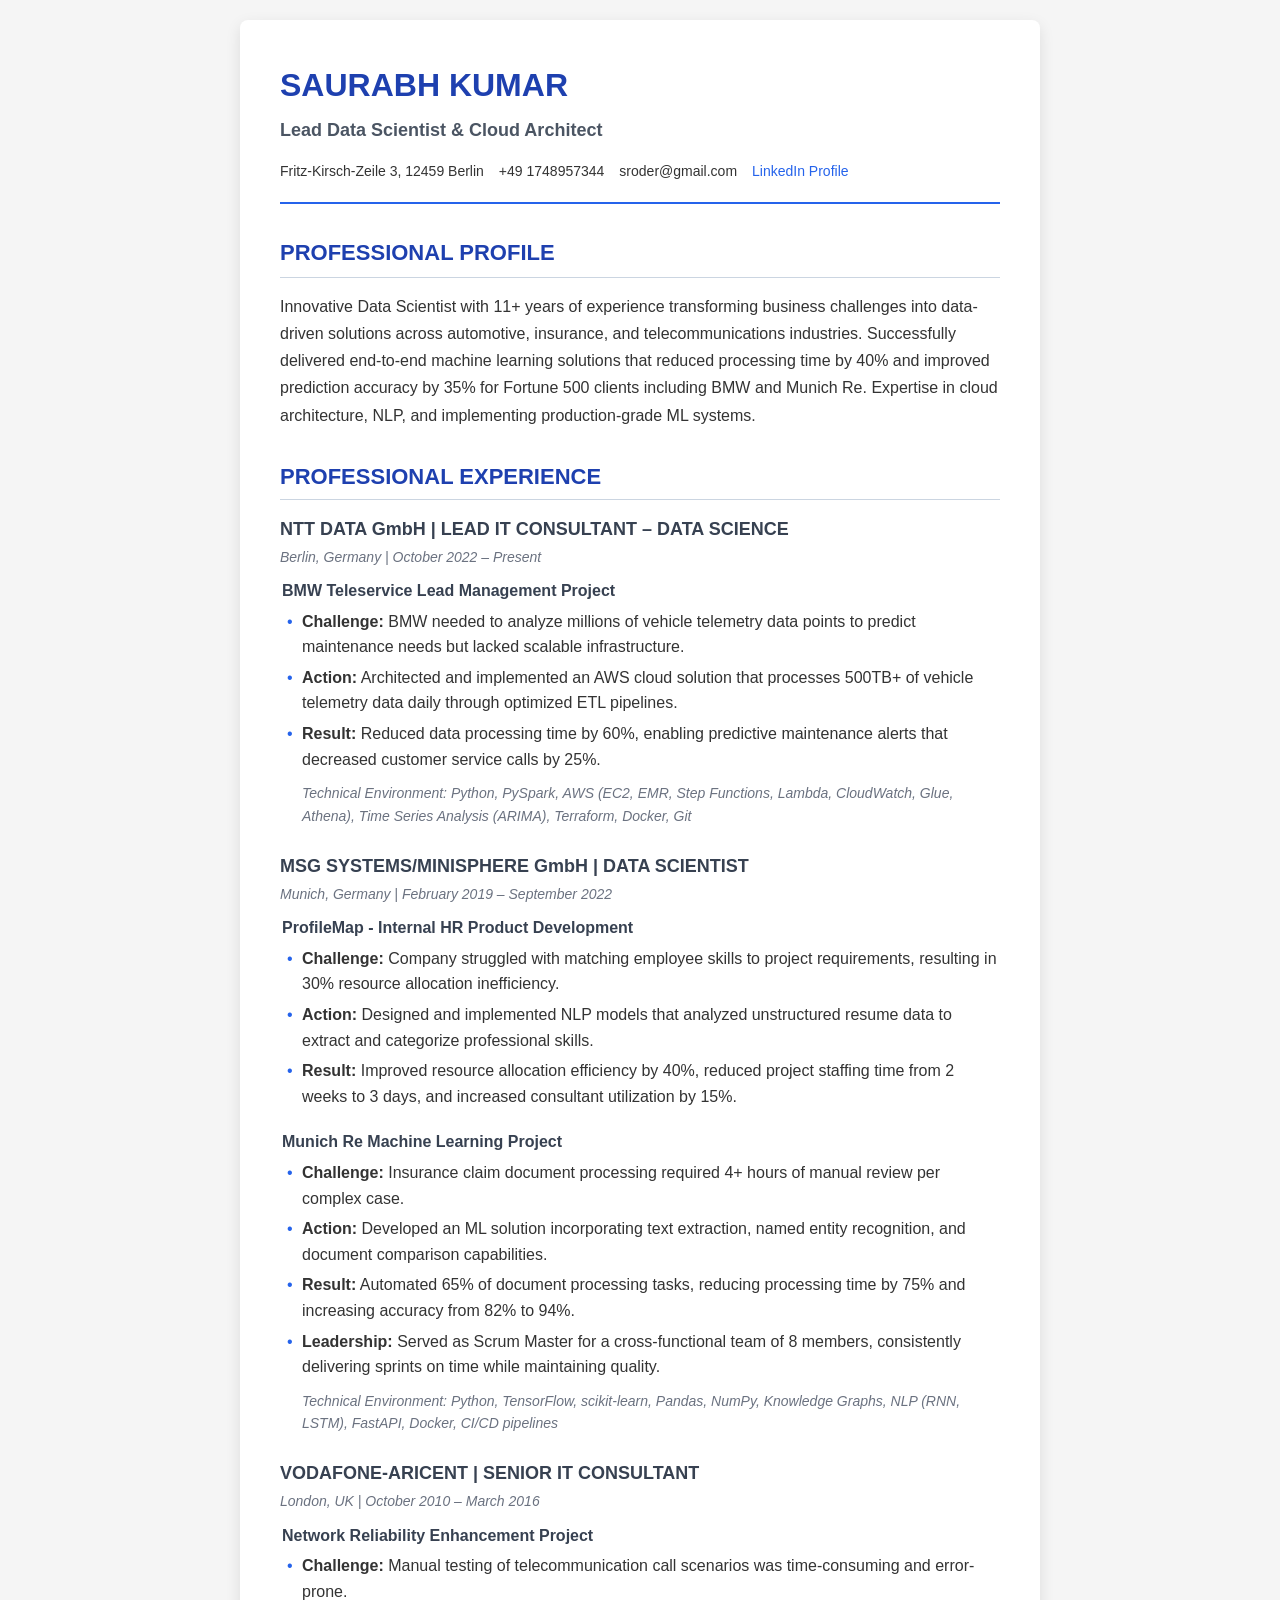
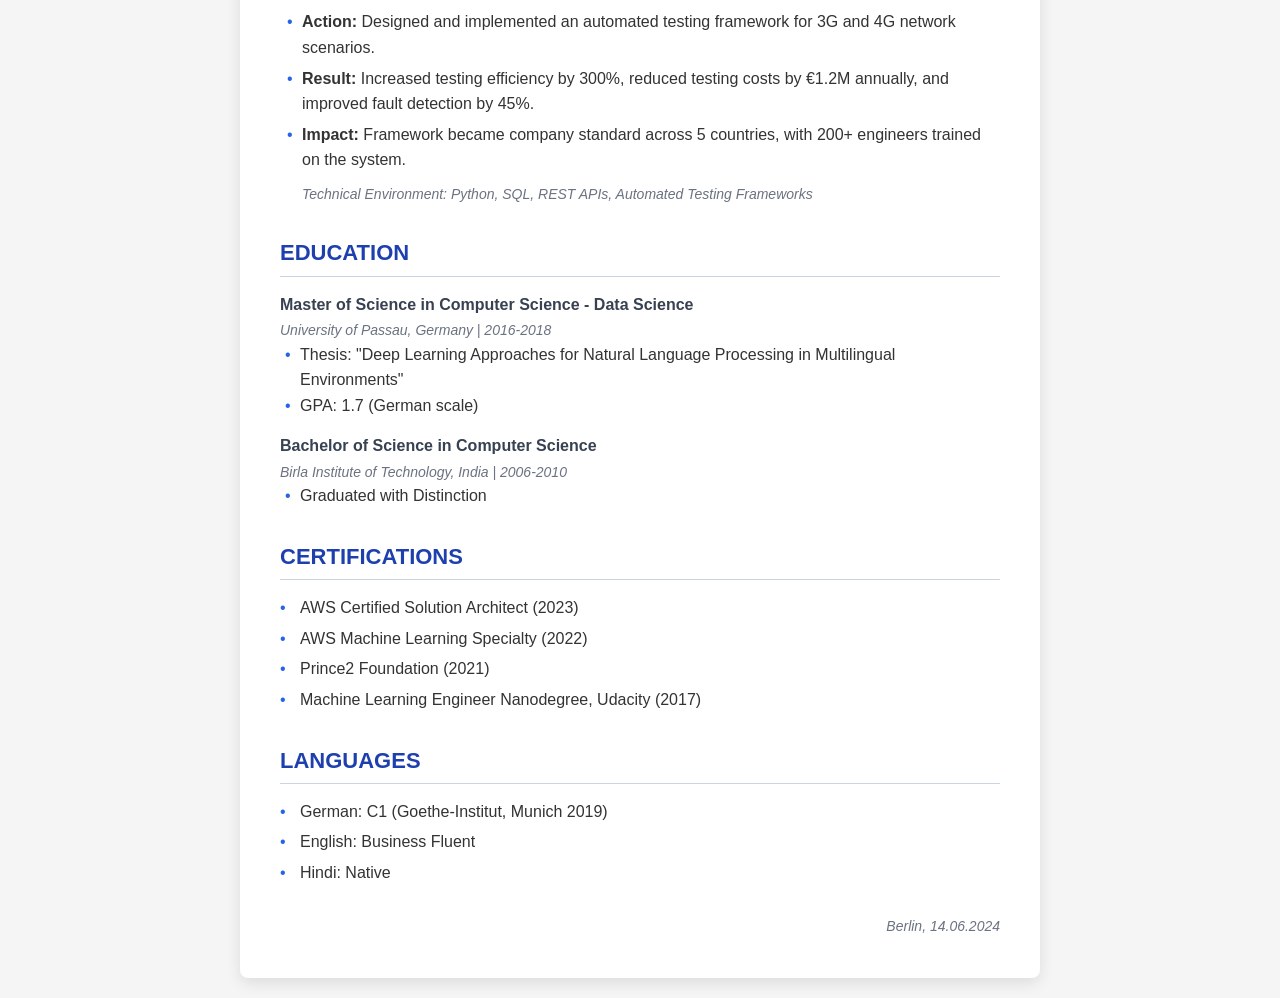
<file: index.html>
<!DOCTYPE html>
<html lang="en">
<head>
    <meta charset="UTF-8">
    <meta name="viewport" content="width=device-width, initial-scale=1.0">
    <title>Saurabh Kumar - CV</title>
    <style>
        /* CSS Reset and Base Styles */
        * {
            margin: 0;
            padding: 0;
            box-sizing: border-box;
            font-family: 'Segoe UI', Tahoma, Geneva, Verdana, sans-serif;
        }
        
        body {
            background-color: #f5f5f5;
            color: #333;
            line-height: 1.6;
            padding: 20px;
        }
        
        .cv-container {
            max-width: 800px;
            margin: 0 auto;
            background-color: white;
            box-shadow: 0 5px 15px rgba(0,0,0,0.1);
            padding: 40px;
            border-radius: 8px;
        }
        
        /* Header Styles */
        .header {
            border-bottom: 2px solid #2563eb;
            padding-bottom: 20px;
            margin-bottom: 30px;
        }
        
        .name {
            font-size: 32px;
            color: #1e40af;
            margin-bottom: 5px;
            font-weight: bold;
        }
        
        .title {
            font-size: 18px;
            color: #4b5563;
            margin-bottom: 15px;
            font-weight: 600;
        }
        
        .contact-info {
            display: flex;
            flex-wrap: wrap;
            gap: 15px;
            font-size: 14px;
        }
        
        .contact-info a {
            color: #2563eb;
            text-decoration: none;
            transition: color 0.3s;
        }
        
        .contact-info a:hover {
            color: #1e40af;
            text-decoration: underline;
        }
        
        /* Section Styles */
        .section {
            margin-bottom: 30px;
        }
        
        .section-title {
            font-size: 22px;
            color: #1e40af;
            border-bottom: 1px solid #cbd5e1;
            padding-bottom: 5px;
            margin-bottom: 15px;
            font-weight: 600;
        }
        
        /* Profile Section */
        .profile {
            line-height: 1.7;
            margin-bottom: 30px;
        }
        
        /* Experience Styles */
        .job {
            margin-bottom: 25px;
        }
        
        .job-header {
            margin-bottom: 10px;
        }
        
        .job-title {
            font-size: 18px;
            font-weight: 600;
            color: #374151;
            display: flex;
            justify-content: space-between;
            align-items: baseline;
        }
        
        .job-company {
            font-weight: bold;
        }
        
        .job-location {
            font-style: italic;
            color: #6b7280;
            margin-top: 2px;
            font-size: 14px;
        }
        
        .project {
            margin-bottom: 20px;
            padding-left: 2px;
        }
        
        .project-title {
            font-weight: 600;
            margin-bottom: 5px;
            color: #374151;
        }
        
        .project-detail {
            margin-bottom: 5px;
            margin-left: 20px;
            position: relative;
        }
        
        .project-detail:before {
            content: "•";
            position: absolute;
            left: -15px;
            color: #2563eb;
        }
        
        .detail-category {
            font-weight: 600;
        }
        
        .technical {
            font-style: italic;
            margin-top: 10px;
            font-size: 14px;
            color: #6b7280;
            padding-left: 20px;
        }
        
        /* Education Styles */
        .education-item {
            margin-bottom: 15px;
        }
        
        .education-title {
            font-weight: 600;
            color: #374151;
        }
        
        .education-detail {
            margin-left: 20px;
            position: relative;
        }
        
        .education-detail:before {
            content: "•";
            position: absolute;
            left: -15px;
            color: #2563eb;
        }
        
        /* Certification and Language Styles */
        .cert-list, .lang-list {
            list-style-type: none;
        }
        
        .cert-list li, .lang-list li {
            margin-bottom: 5px;
            position: relative;
            padding-left: 20px;
        }
        
        .cert-list li:before, .lang-list li:before {
            content: "•";
            position: absolute;
            left: 0;
            color: #2563eb;
        }
        
        /* Footer */
        .footer {
            text-align: right;
            font-style: italic;
            margin-top: 30px;
            color: #6b7280;
            font-size: 14px;
        }
        
        /* Responsive Design */
        @media (max-width: 600px) {
            .cv-container {
                padding: 20px;
            }
            
            .name {
                font-size: 26px;
            }
            
            .job-title {
                flex-direction: column;
                align-items: flex-start;
            }
        }
    </style>
</head>
<body>
    <div class="cv-container">
        <div class="header">
            <h1 class="name">SAURABH KUMAR</h1>
            <p class="title">Lead Data Scientist & Cloud Architect</p>
            <div class="contact-info">
                <span>Fritz-Kirsch-Zeile 3, 12459 Berlin</span>
                <span>+49 1748957344</span>
                <span>sroder@gmail.com</span>
                <a href="https://www.linkedin.com/in/saurabhkumarsroder/" target="_blank">LinkedIn Profile</a>
            </div>
        </div>

        <div class="section profile">
            <h2 class="section-title">PROFESSIONAL PROFILE</h2>
            <p>
                Innovative Data Scientist with 11+ years of experience transforming business challenges into data-driven solutions across automotive, insurance, and telecommunications industries. Successfully delivered end-to-end machine learning solutions that reduced processing time by 40% and improved prediction accuracy by 35% for Fortune 500 clients including BMW and Munich Re. Expertise in cloud architecture, NLP, and implementing production-grade ML systems.
            </p>
        </div>

        <div class="section">
            <h2 class="section-title">PROFESSIONAL EXPERIENCE</h2>
            
            <div class="job">
                <div class="job-header">
                    <div class="job-title">
                        <span class="job-company">NTT DATA GmbH | LEAD IT CONSULTANT – DATA SCIENCE</span>
                    </div>
                    <div class="job-location">Berlin, Germany | October 2022 – Present</div>
                </div>
                
                <div class="project">
                    <div class="project-title">BMW Teleservice Lead Management Project</div>
                    <div class="project-detail"><span class="detail-category">Challenge:</span> BMW needed to analyze millions of vehicle telemetry data points to predict maintenance needs but lacked scalable infrastructure.</div>
                    <div class="project-detail"><span class="detail-category">Action:</span> Architected and implemented an AWS cloud solution that processes 500TB+ of vehicle telemetry data daily through optimized ETL pipelines.</div>
                    <div class="project-detail"><span class="detail-category">Result:</span> Reduced data processing time by 60%, enabling predictive maintenance alerts that decreased customer service calls by 25%.</div>
                    <div class="technical">Technical Environment: Python, PySpark, AWS (EC2, EMR, Step Functions, Lambda, CloudWatch, Glue, Athena), Time Series Analysis (ARIMA), Terraform, Docker, Git</div>
                </div>
            </div>
            
            <div class="job">
                <div class="job-header">
                    <div class="job-title">
                        <span class="job-company">MSG SYSTEMS/MINISPHERE GmbH | DATA SCIENTIST</span>
                    </div>
                    <div class="job-location">Munich, Germany | February 2019 – September 2022</div>
                </div>
                
                <div class="project">
                    <div class="project-title">ProfileMap - Internal HR Product Development</div>
                    <div class="project-detail"><span class="detail-category">Challenge:</span> Company struggled with matching employee skills to project requirements, resulting in 30% resource allocation inefficiency.</div>
                    <div class="project-detail"><span class="detail-category">Action:</span> Designed and implemented NLP models that analyzed unstructured resume data to extract and categorize professional skills.</div>
                    <div class="project-detail"><span class="detail-category">Result:</span> Improved resource allocation efficiency by 40%, reduced project staffing time from 2 weeks to 3 days, and increased consultant utilization by 15%.</div>
                </div>
                
                <div class="project">
                    <div class="project-title">Munich Re Machine Learning Project</div>
                    <div class="project-detail"><span class="detail-category">Challenge:</span> Insurance claim document processing required 4+ hours of manual review per complex case.</div>
                    <div class="project-detail"><span class="detail-category">Action:</span> Developed an ML solution incorporating text extraction, named entity recognition, and document comparison capabilities.</div>
                    <div class="project-detail"><span class="detail-category">Result:</span> Automated 65% of document processing tasks, reducing processing time by 75% and increasing accuracy from 82% to 94%.</div>
                    <div class="project-detail"><span class="detail-category">Leadership:</span> Served as Scrum Master for a cross-functional team of 8 members, consistently delivering sprints on time while maintaining quality.</div>
                    <div class="technical">Technical Environment: Python, TensorFlow, scikit-learn, Pandas, NumPy, Knowledge Graphs, NLP (RNN, LSTM), FastAPI, Docker, CI/CD pipelines</div>
                </div>
            </div>
            
            <div class="job">
                <div class="job-header">
                    <div class="job-title">
                        <span class="job-company">VODAFONE-ARICENT | SENIOR IT CONSULTANT</span>
                    </div>
                    <div class="job-location">London, UK | October 2010 – March 2016</div>
                </div>
                
                <div class="project">
                    <div class="project-title">Network Reliability Enhancement Project</div>
                    <div class="project-detail"><span class="detail-category">Challenge:</span> Manual testing of telecommunication call scenarios was time-consuming and error-prone.</div>
                    <div class="project-detail"><span class="detail-category">Action:</span> Designed and implemented an automated testing framework for 3G and 4G network scenarios.</div>
                    <div class="project-detail"><span class="detail-category">Result:</span> Increased testing efficiency by 300%, reduced testing costs by €1.2M annually, and improved fault detection by 45%.</div>
                    <div class="project-detail"><span class="detail-category">Impact:</span> Framework became company standard across 5 countries, with 200+ engineers trained on the system.</div>
                    <div class="technical">Technical Environment: Python, SQL, REST APIs, Automated Testing Frameworks</div>
                </div>
            </div>
        </div>

        <div class="section">
            <h2 class="section-title">EDUCATION</h2>
            
            <div class="education-item">
                <div class="education-title">Master of Science in Computer Science - Data Science</div>
                <div class="job-location">University of Passau, Germany | 2016-2018</div>
                <div class="education-detail">Thesis: "Deep Learning Approaches for Natural Language Processing in Multilingual Environments"</div>
                <div class="education-detail">GPA: 1.7 (German scale)</div>
            </div>
            
            <div class="education-item">
                <div class="education-title">Bachelor of Science in Computer Science</div>
                <div class="job-location">Birla Institute of Technology, India | 2006-2010</div>
                <div class="education-detail">Graduated with Distinction</div>
            </div>
        </div>

        <div class="section">
            <h2 class="section-title">CERTIFICATIONS</h2>
            <ul class="cert-list">
                <li>AWS Certified Solution Architect (2023)</li>
                <li>AWS Machine Learning Specialty (2022)</li>
                <li>Prince2 Foundation (2021)</li>
                <li>Machine Learning Engineer Nanodegree, Udacity (2017)</li>
            </ul>
        </div>

        <div class="section">
            <h2 class="section-title">LANGUAGES</h2>
            <ul class="lang-list">
                <li>German: C1 (Goethe-Institut, Munich 2019)</li>
                <li>English: Business Fluent</li>
                <li>Hindi: Native</li>
            </ul>
        </div>

        <div class="footer">
            Berlin, 14.06.2024
        </div>
    </div>
</body>
</html>
</file>
